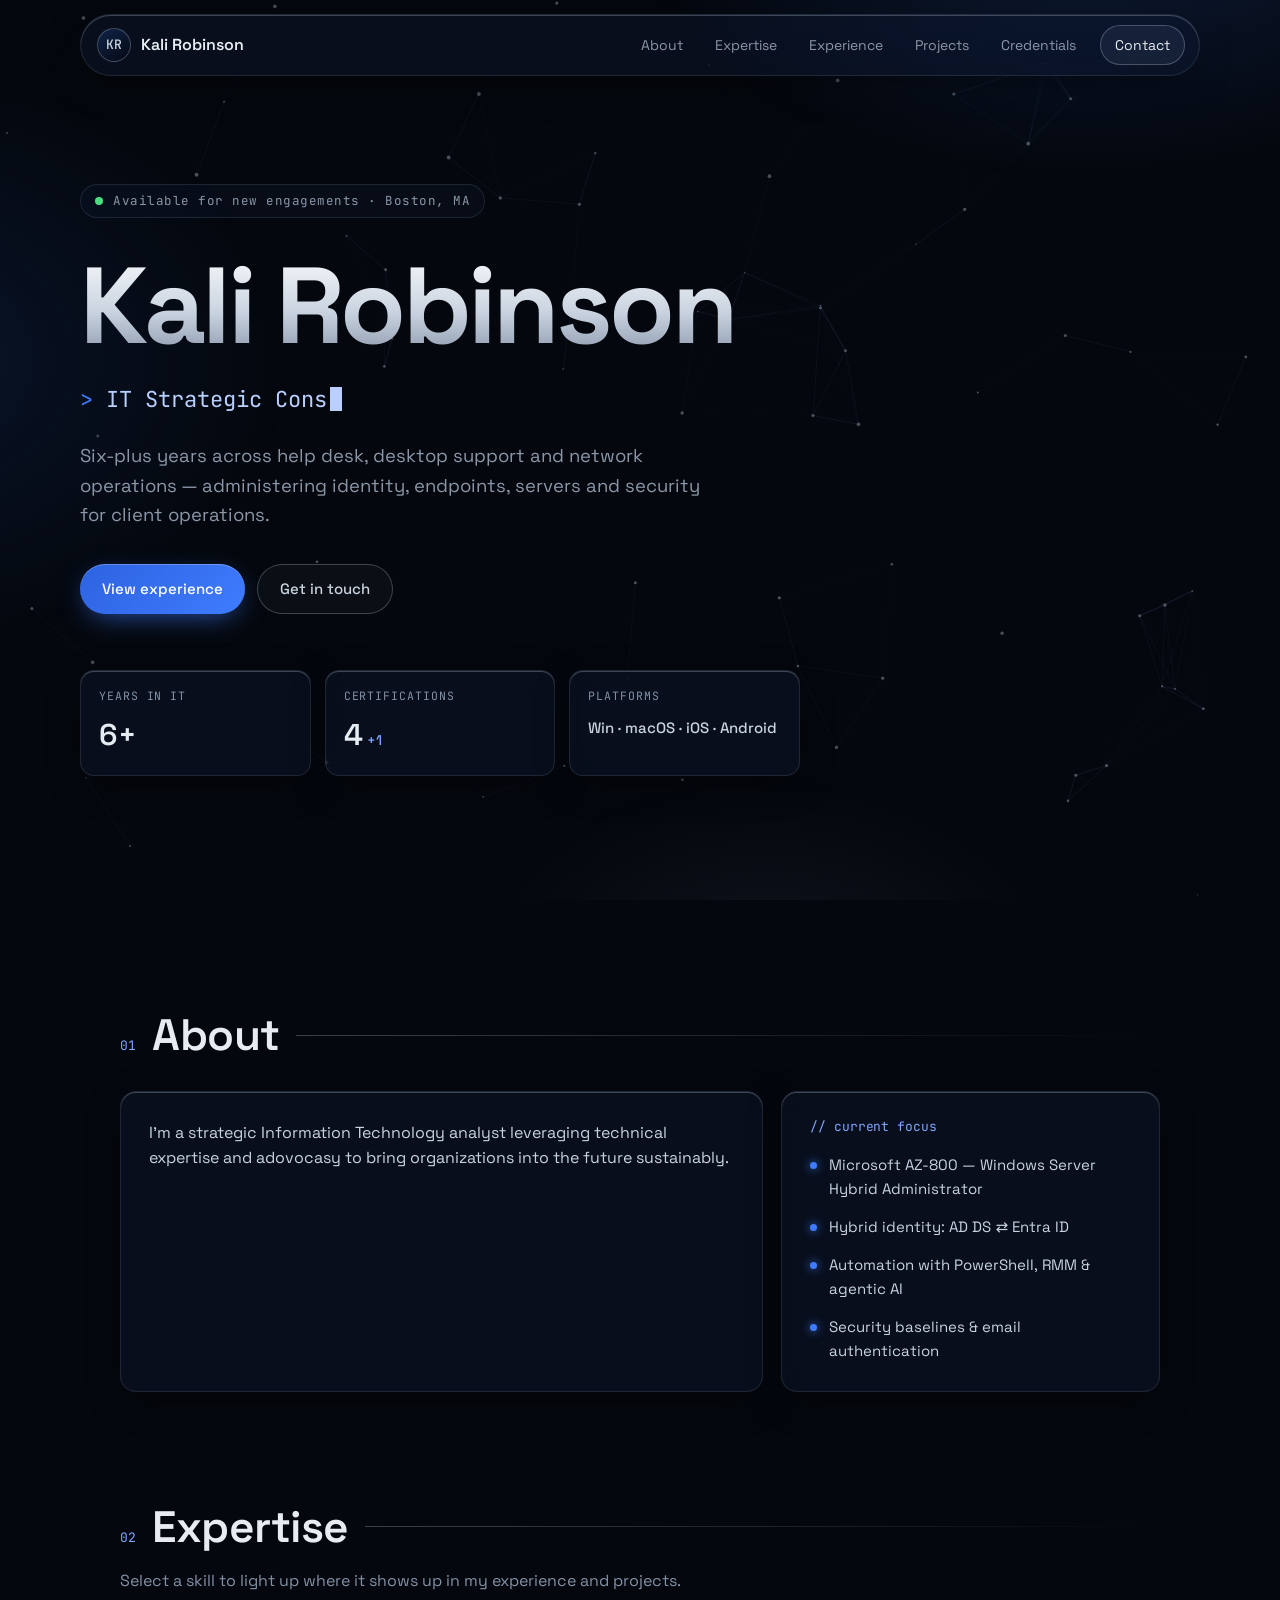
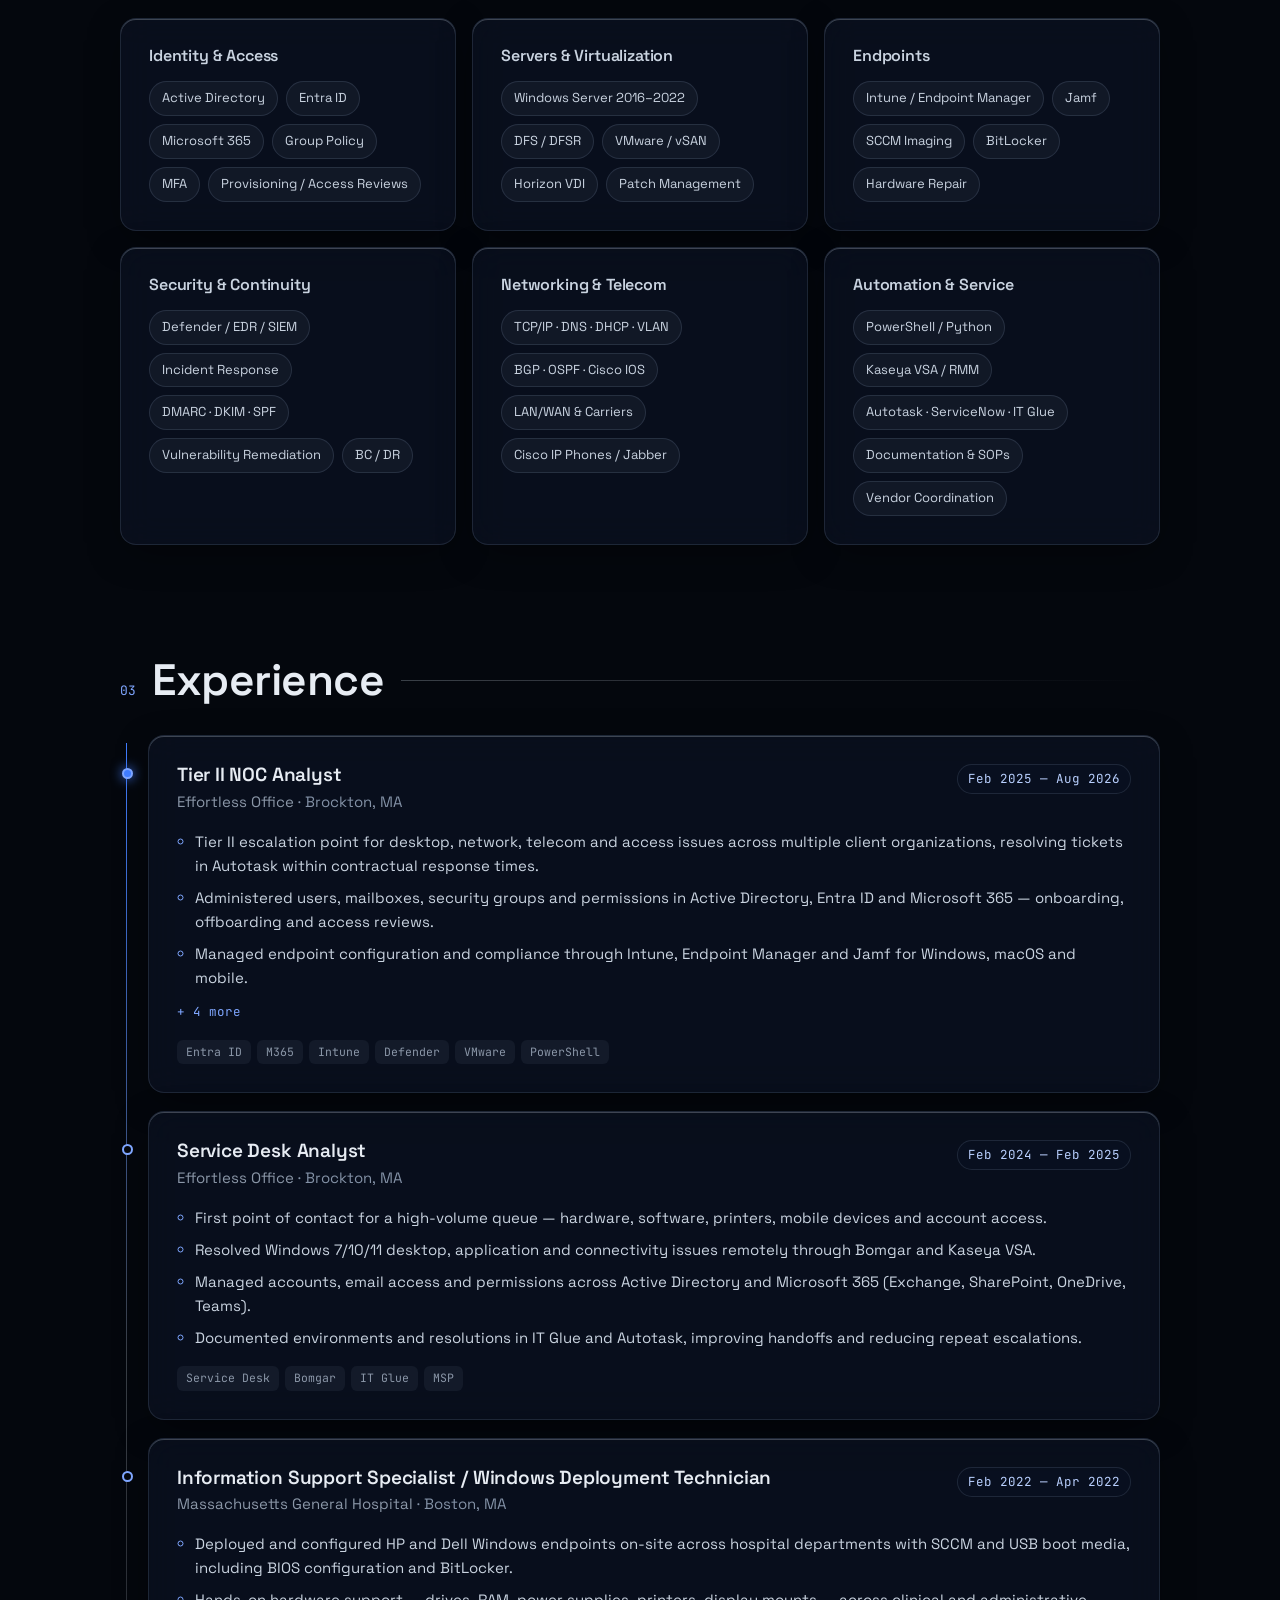
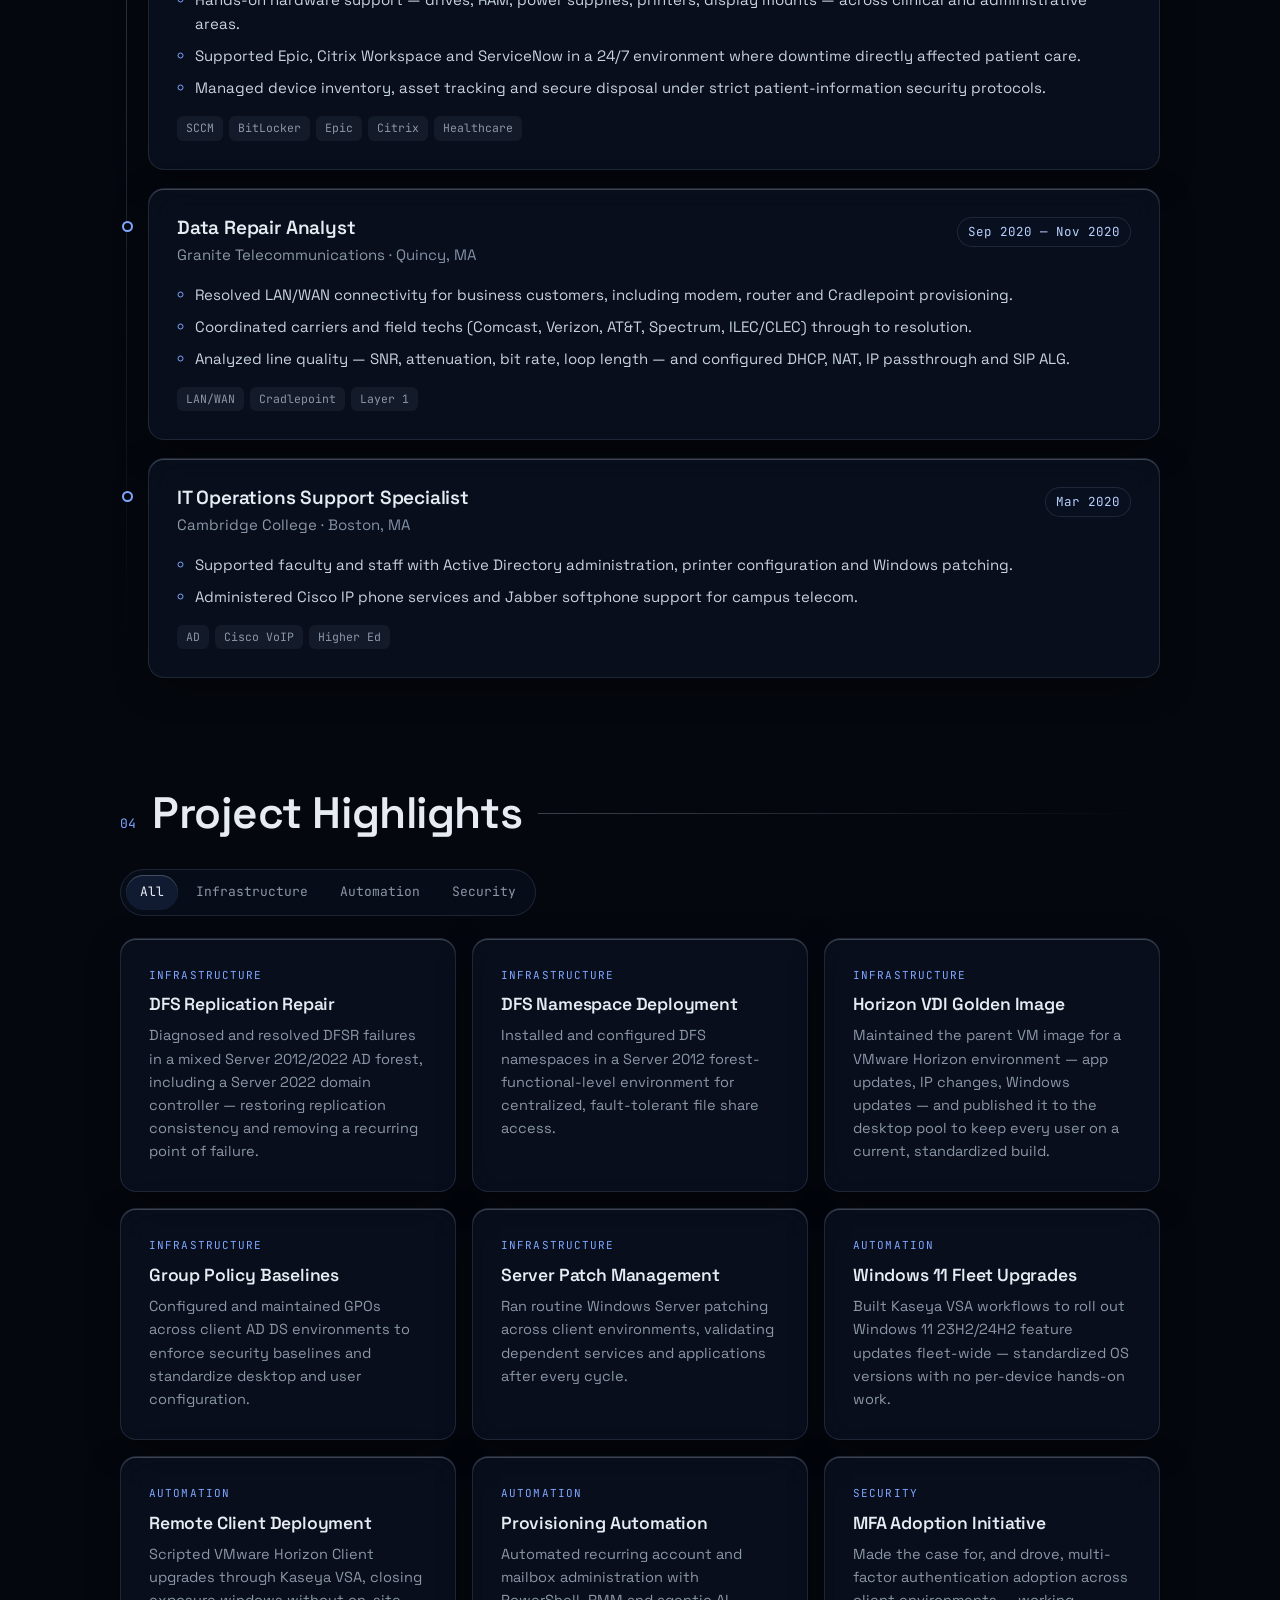
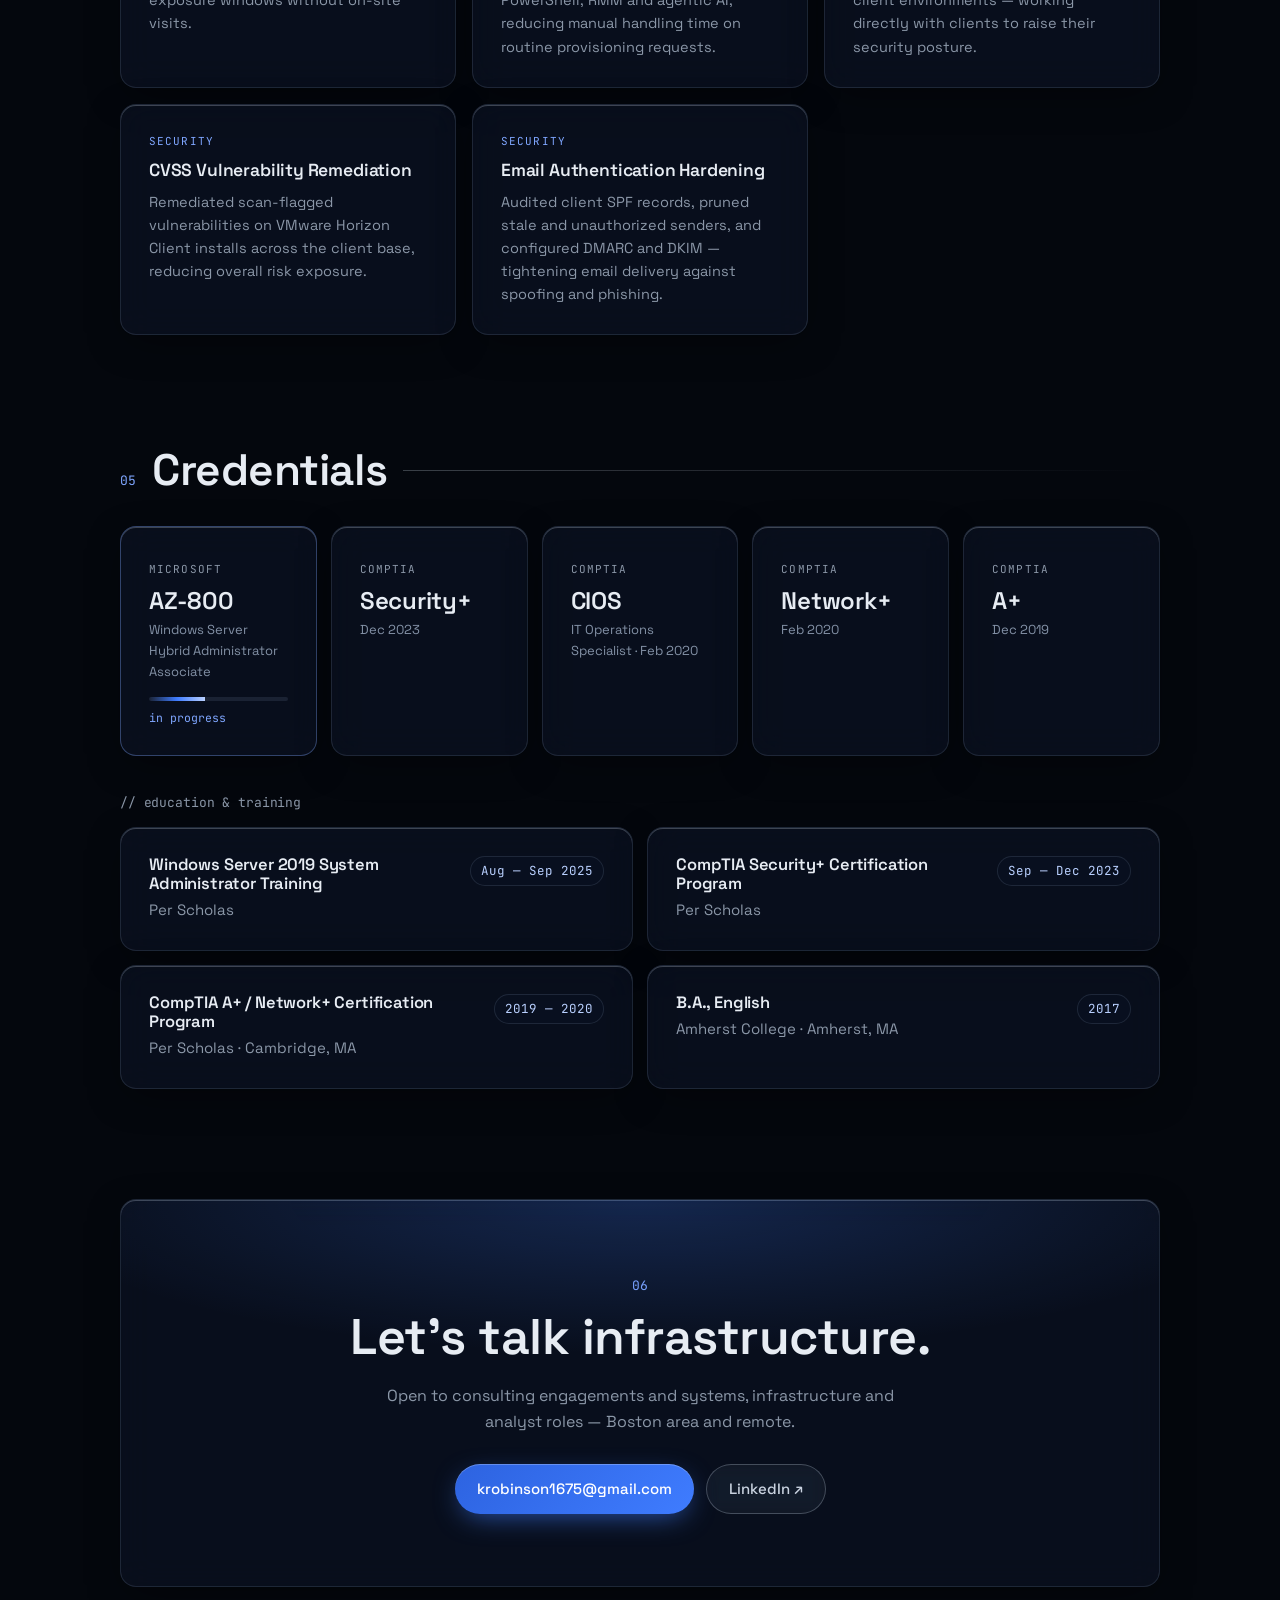
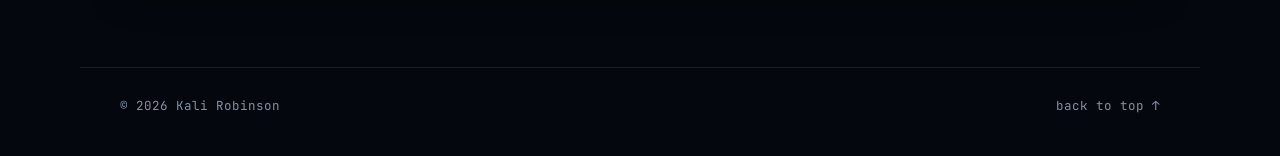
<file: index.html>
<!DOCTYPE html>
<html lang="en">
<head>
  <meta charset="UTF-8">
  <meta name="viewport" content="width=device-width, initial-scale=1.0">
  <title>Kali Robinson — IT Strategic Consultant & Systems Analyst</title>
  <meta name="description" content="Kali Robinson — IT consultant, systems analyst and infrastructure technician. Active Directory, Entra ID, Microsoft 365, Windows Server, endpoint management, networking and security. Boston, MA.">
  <meta property="og:title" content="Kali Robinson — IT Strategic Consultant & Systems Analyst">
  <meta property="og:description" content="Identity, infrastructure, endpoints and security — from the rack to the boardroom.">
  <meta property="og:type" content="website">
  <meta name="theme-color" content="#05080f">
  <link rel="icon" href="data:image/svg+xml,%3Csvg xmlns='http://www.w3.org/2000/svg' viewBox='0 0 64 64'%3E%3Crect width='64' height='64' rx='14' fill='%2305080f'/%3E%3Ctext x='50%25' y='56%25' text-anchor='middle' dominant-baseline='middle' font-family='monospace' font-size='30' font-weight='700' fill='%23c9d6ea'%3EKR%3C/text%3E%3C/svg%3E">
  <link rel="preconnect" href="https://fonts.googleapis.com">
  <link rel="preconnect" href="https://fonts.gstatic.com" crossorigin>
  <link href="https://fonts.googleapis.com/css2?family=JetBrains+Mono:wght@400;500&family=Space+Grotesk:wght@400;500;600;700&display=swap" rel="stylesheet">
  <link rel="stylesheet" href="css/styles.css">
</head>
<body>
  <!-- Animated network background -->
  <canvas id="bg" aria-hidden="true"></canvas>
  <div class="bg-glow" aria-hidden="true"></div>

  <!-- ============ NAV ============ -->
  <header class="nav glass" id="top">
    <a class="brand" href="#top" aria-label="Kali Robinson — home">
      <span class="brand-mark">KR</span>
      <span class="brand-name">Kali Robinson</span>
    </a>
    <button class="nav-toggle" aria-label="Toggle menu" aria-expanded="false">
      <span></span><span></span>
    </button>
    <nav class="nav-links" aria-label="Primary">
      <a href="#about">About</a>
      <a href="#expertise">Expertise</a>
      <a href="#experience">Experience</a>
      <a href="#projects">Projects</a>
      <a href="#credentials">Credentials</a>
      <a href="#contact" class="nav-cta">Contact</a>
    </nav>
  </header>

  <main>
    <!-- ============ HERO ============ -->
    <section class="hero" aria-labelledby="hero-name">
      <div class="hero-inner">
        <p class="eyebrow mono"><span class="pulse"></span> Available for new engagements · Boston, MA</p>
        <h1 id="hero-name">Kali Robinson</h1>
        <p class="hero-role mono">
          <span class="prompt">&gt;</span> <span id="typed">IT Strategic Consultant</span><span class="caret" aria-hidden="true"></span>
        </p>
        <p class="hero-lede">
          Six-plus years across help desk, desktop support and network operations — administering
          identity, endpoints, servers and security for client operations.
        </p>
        <div class="hero-actions">
          <a href="#experience" class="btn btn-primary">View experience</a>
          <a href="#contact" class="btn btn-ghost">Get in touch</a>
        </div>
        <dl class="hero-stats">
          <div class="stat glass"><dt class="mono">Years in IT</dt><dd><span data-count="6">0</span>+</dd></div>
          <div class="stat glass"><dt class="mono">Certifications</dt><dd><span data-count="4">0</span><small> +1</small></dd></div>
          <div class="stat glass"><dt class="mono">Platforms</dt><dd class="stat-text">Win · macOS · iOS · Android</dd></div>
        </dl>
      </div>
    </section>

    <!-- ============ ABOUT ============ -->
    <section id="about" class="section reveal">
      <div class="section-head">
        <span class="section-index mono">01</span>
        <h2>About</h2>
      </div>
      <div class="about-grid">
        <div class="glass card about-copy">
          <p>
            I'm a strategic Information Technology analyst leveraging technical expertise and adovocasy to bring organizations into the future sustainably.
          </p>
        </div>
        <aside class="glass card about-focus">
          <h3 class="mono">// current focus</h3>
          <ul class="focus-list">
            <li><span class="dot"></span>Microsoft AZ-800 — Windows Server Hybrid Administrator</li>
            <li><span class="dot"></span>Hybrid identity: AD DS ⇄ Entra ID</li>
            <li><span class="dot"></span>Automation with PowerShell, RMM &amp; agentic AI</li>
            <li><span class="dot"></span>Security baselines &amp; email authentication</li>
          </ul>
        </aside>
      </div>
    </section>

    <!-- ============ EXPERTISE ============ -->
    <section id="expertise" class="section reveal">
      <div class="section-head">
        <span class="section-index mono">02</span>
        <h2>Expertise</h2>
      </div>
      <p class="section-sub">Select a skill to light up where it shows up in my experience and projects.</p>
      <div class="skill-groups">
        <div class="glass card skill-group">
          <h3>Identity &amp; Access</h3>
          <div class="chips">
            <button class="chip" data-skill="ad">Active Directory</button>
            <button class="chip" data-skill="entra">Entra ID</button>
            <button class="chip" data-skill="m365">Microsoft 365</button>
            <button class="chip" data-skill="gpo">Group Policy</button>
            <button class="chip" data-skill="mfa">MFA</button>
            <button class="chip" data-skill="provisioning">Provisioning / Access Reviews</button>
          </div>
        </div>
        <div class="glass card skill-group">
          <h3>Servers &amp; Virtualization</h3>
          <div class="chips">
            <button class="chip" data-skill="windows-server">Windows Server 2016–2022</button>
            <button class="chip" data-skill="dfs">DFS / DFSR</button>
            <button class="chip" data-skill="vmware">VMware / vSAN</button>
            <button class="chip" data-skill="vdi">Horizon VDI</button>
            <button class="chip" data-skill="patching">Patch Management</button>
          </div>
        </div>
        <div class="glass card skill-group">
          <h3>Endpoints</h3>
          <div class="chips">
            <button class="chip" data-skill="intune">Intune / Endpoint Manager</button>
            <button class="chip" data-skill="jamf">Jamf</button>
            <button class="chip" data-skill="sccm">SCCM Imaging</button>
            <button class="chip" data-skill="bitlocker">BitLocker</button>
            <button class="chip" data-skill="hardware">Hardware Repair</button>
          </div>
        </div>
        <div class="glass card skill-group">
          <h3>Security &amp; Continuity</h3>
          <div class="chips">
            <button class="chip" data-skill="edr">Defender / EDR / SIEM</button>
            <button class="chip" data-skill="ir">Incident Response</button>
            <button class="chip" data-skill="email">DMARC · DKIM · SPF</button>
            <button class="chip" data-skill="vuln">Vulnerability Remediation</button>
            <button class="chip" data-skill="bcdr">BC / DR</button>
          </div>
        </div>
        <div class="glass card skill-group">
          <h3>Networking &amp; Telecom</h3>
          <div class="chips">
            <button class="chip" data-skill="network">TCP/IP · DNS · DHCP · VLAN</button>
            <button class="chip" data-skill="routing">BGP · OSPF · Cisco IOS</button>
            <button class="chip" data-skill="wan">LAN/WAN &amp; Carriers</button>
            <button class="chip" data-skill="voip">Cisco IP Phones / Jabber</button>
          </div>
        </div>
        <div class="glass card skill-group">
          <h3>Automation &amp; Service</h3>
          <div class="chips">
            <button class="chip" data-skill="powershell">PowerShell / Python</button>
            <button class="chip" data-skill="rmm">Kaseya VSA / RMM</button>
            <button class="chip" data-skill="psa">Autotask · ServiceNow · IT Glue</button>
            <button class="chip" data-skill="docs">Documentation &amp; SOPs</button>
            <button class="chip" data-skill="vendor">Vendor Coordination</button>
          </div>
        </div>
      </div>
      <button class="clear-filter mono" hidden>× clear highlight</button>
    </section>

    <!-- ============ EXPERIENCE ============ -->
    <section id="experience" class="section reveal">
      <div class="section-head">
        <span class="section-index mono">03</span>
        <h2>Experience</h2>
      </div>

      <ol class="timeline">
        <li class="role glass card" data-skills="ad entra m365 provisioning intune jamf edr ir email windows-server vmware powershell rmm vendor psa network bcdr mfa">
          <div class="role-head">
            <div>
              <h3>Tier II NOC Analyst</h3>
              <p class="org">Effortless Office <span class="muted">· Brockton, MA</span></p>
            </div>
            <span class="when mono">Feb 2025 — Aug 2026</span>
          </div>
          <ul class="role-points">
            <li>Tier II escalation point for desktop, network, telecom and access issues across multiple client organizations, resolving tickets in Autotask within contractual response times.</li>
            <li>Administered users, mailboxes, security groups and permissions in Active Directory, Entra ID and Microsoft 365 — onboarding, offboarding and access reviews.</li>
            <li>Managed endpoint configuration and compliance through Intune, Endpoint Manager and Jamf for Windows, macOS and mobile.</li>
            <li>Investigated and remediated security incidents with Defender, RocketCyber and EDR tooling; configured DMARC, DKIM and SPF to harden email delivery.</li>
            <li>Supported upgrades, migrations and maintenance across Windows Server 2016/2019/2022 and VMware/vSAN infrastructure.</li>
            <li>Automated recurring account and mailbox administration with PowerShell, RMM and agentic AI, cutting manual handling on routine provisioning.</li>
            <li>Coordinated vendors, carriers and providers on escalated hardware, connectivity and licensing issues; covered after-hours infrastructure events.</li>
          </ul>
          <div class="tags"><span>Entra ID</span><span>M365</span><span>Intune</span><span>Defender</span><span>VMware</span><span>PowerShell</span></div>
        </li>

        <li class="role glass card" data-skills="ad m365 provisioning rmm psa docs hardware">
          <div class="role-head">
            <div>
              <h3>Service Desk Analyst</h3>
              <p class="org">Effortless Office <span class="muted">· Brockton, MA</span></p>
            </div>
            <span class="when mono">Feb 2024 — Feb 2025</span>
          </div>
          <ul class="role-points">
            <li>First point of contact for a high-volume queue — hardware, software, printers, mobile devices and account access.</li>
            <li>Resolved Windows 7/10/11 desktop, application and connectivity issues remotely through Bomgar and Kaseya VSA.</li>
            <li>Managed accounts, email access and permissions across Active Directory and Microsoft 365 (Exchange, SharePoint, OneDrive, Teams).</li>
            <li>Documented environments and resolutions in IT Glue and Autotask, improving handoffs and reducing repeat escalations.</li>
          </ul>
          <div class="tags"><span>Service Desk</span><span>Bomgar</span><span>IT Glue</span><span>MSP</span></div>
        </li>

        <li class="role glass card" data-skills="sccm bitlocker hardware psa">
          <div class="role-head">
            <div>
              <h3>Information Support Specialist / Windows Deployment Technician</h3>
              <p class="org">Massachusetts General Hospital <span class="muted">· Boston, MA</span></p>
            </div>
            <span class="when mono">Feb 2022 — Apr 2022</span>
          </div>
          <ul class="role-points">
            <li>Deployed and configured HP and Dell Windows endpoints on-site across hospital departments with SCCM and USB boot media, including BIOS configuration and BitLocker.</li>
            <li>Hands-on hardware support — drives, RAM, power supplies, printers, display mounts — across clinical and administrative areas.</li>
            <li>Supported Epic, Citrix Workspace and ServiceNow in a 24/7 environment where downtime directly affected patient care.</li>
            <li>Managed device inventory, asset tracking and secure disposal under strict patient-information security protocols.</li>
          </ul>
          <div class="tags"><span>SCCM</span><span>BitLocker</span><span>Epic</span><span>Citrix</span><span>Healthcare</span></div>
        </li>

        <li class="role glass card" data-skills="network wan vendor">
          <div class="role-head">
            <div>
              <h3>Data Repair Analyst</h3>
              <p class="org">Granite Telecommunications <span class="muted">· Quincy, MA</span></p>
            </div>
            <span class="when mono">Sep 2020 — Nov 2020</span>
          </div>
          <ul class="role-points">
            <li>Resolved LAN/WAN connectivity for business customers, including modem, router and Cradlepoint provisioning.</li>
            <li>Coordinated carriers and field techs (Comcast, Verizon, AT&amp;T, Spectrum, ILEC/CLEC) through to resolution.</li>
            <li>Analyzed line quality — SNR, attenuation, bit rate, loop length — and configured DHCP, NAT, IP passthrough and SIP ALG.</li>
          </ul>
          <div class="tags"><span>LAN/WAN</span><span>Cradlepoint</span><span>Layer 1</span></div>
        </li>

        <li class="role glass card" data-skills="ad voip patching">
          <div class="role-head">
            <div>
              <h3>IT Operations Support Specialist</h3>
              <p class="org">Cambridge College <span class="muted">· Boston, MA</span></p>
            </div>
            <span class="when mono">Mar 2020</span>
          </div>
          <ul class="role-points">
            <li>Supported faculty and staff with Active Directory administration, printer configuration and Windows patching.</li>
            <li>Administered Cisco IP phone services and Jabber softphone support for campus telecom.</li>
          </ul>
          <div class="tags"><span>AD</span><span>Cisco VoIP</span><span>Higher Ed</span></div>
        </li>
      </ol>
    </section>

    <!-- ============ PROJECTS ============ -->
    <section id="projects" class="section reveal">
      <div class="section-head">
        <span class="section-index mono">04</span>
        <h2>Project Highlights</h2>
      </div>
      <div class="project-tabs mono" role="tablist" aria-label="Project categories">
        <button role="tab" class="tab is-active" data-filter="all" aria-selected="true">All</button>
        <button role="tab" class="tab" data-filter="infra" aria-selected="false">Infrastructure</button>
        <button role="tab" class="tab" data-filter="auto" aria-selected="false">Automation</button>
        <button role="tab" class="tab" data-filter="sec" aria-selected="false">Security</button>
      </div>

      <div class="project-grid">
        <article class="project glass card" data-cat="infra" data-skills="dfs ad windows-server">
          <span class="project-cat mono">infrastructure</span>
          <h3>DFS Replication Repair</h3>
          <p>Diagnosed and resolved DFSR failures in a mixed Server 2012/2022 AD forest, including a Server 2022 domain controller — restoring replication consistency and removing a recurring point of failure.</p>
        </article>
        <article class="project glass card" data-cat="infra" data-skills="dfs ad windows-server">
          <span class="project-cat mono">infrastructure</span>
          <h3>DFS Namespace Deployment</h3>
          <p>Installed and configured DFS namespaces in a Server 2012 forest-functional-level environment for centralized, fault-tolerant file share access.</p>
        </article>
        <article class="project glass card" data-cat="infra" data-skills="vdi vmware patching">
          <span class="project-cat mono">infrastructure</span>
          <h3>Horizon VDI Golden Image</h3>
          <p>Maintained the parent VM image for a VMware Horizon environment — app updates, IP changes, Windows updates — and published it to the desktop pool to keep every user on a current, standardized build.</p>
        </article>
        <article class="project glass card" data-cat="infra" data-skills="gpo ad">
          <span class="project-cat mono">infrastructure</span>
          <h3>Group Policy Baselines</h3>
          <p>Configured and maintained GPOs across client AD DS environments to enforce security baselines and standardize desktop and user configuration.</p>
        </article>
        <article class="project glass card" data-cat="infra" data-skills="patching windows-server">
          <span class="project-cat mono">infrastructure</span>
          <h3>Server Patch Management</h3>
          <p>Ran routine Windows Server patching across client environments, validating dependent services and applications after every cycle.</p>
        </article>
        <article class="project glass card" data-cat="auto" data-skills="rmm patching powershell">
          <span class="project-cat mono">automation</span>
          <h3>Windows 11 Fleet Upgrades</h3>
          <p>Built Kaseya VSA workflows to roll out Windows 11 23H2/24H2 feature updates fleet-wide — standardized OS versions with no per-device hands-on work.</p>
        </article>
        <article class="project glass card" data-cat="auto" data-skills="rmm vdi vuln powershell">
          <span class="project-cat mono">automation</span>
          <h3>Remote Client Deployment</h3>
          <p>Scripted VMware Horizon Client upgrades through Kaseya VSA, closing exposure windows without on-site visits.</p>
        </article>
        <article class="project glass card" data-cat="auto" data-skills="powershell provisioning m365 entra">
          <span class="project-cat mono">automation</span>
          <h3>Provisioning Automation</h3>
          <p>Automated recurring account and mailbox administration with PowerShell, RMM and agentic AI, reducing manual handling time on routine provisioning requests.</p>
        </article>
        <article class="project glass card" data-cat="sec" data-skills="mfa entra">
          <span class="project-cat mono">security</span>
          <h3>MFA Adoption Initiative</h3>
          <p>Made the case for, and drove, multi-factor authentication adoption across client environments — working directly with clients to raise their security posture.</p>
        </article>
        <article class="project glass card" data-cat="sec" data-skills="vuln vdi">
          <span class="project-cat mono">security</span>
          <h3>CVSS Vulnerability Remediation</h3>
          <p>Remediated scan-flagged vulnerabilities on VMware Horizon Client installs across the client base, reducing overall risk exposure.</p>
        </article>
        <article class="project glass card" data-cat="sec" data-skills="email">
          <span class="project-cat mono">security</span>
          <h3>Email Authentication Hardening</h3>
          <p>Audited client SPF records, pruned stale and unauthorized senders, and configured DMARC and DKIM — tightening email delivery against spoofing and phishing.</p>
        </article>
      </div>
    </section>

    <!-- ============ CREDENTIALS ============ -->
    <section id="credentials" class="section reveal">
      <div class="section-head">
        <span class="section-index mono">05</span>
        <h2>Credentials</h2>
      </div>
      <div class="cred-grid">
        <div class="cred glass card cred-progress">
          <span class="cred-issuer mono">Microsoft</span>
          <h3>AZ-800</h3>
          <p class="muted">Windows Server Hybrid Administrator Associate</p>
          <div class="progress" aria-label="In progress"><span></span></div>
          <span class="mono in-progress">in progress</span>
        </div>
        <div class="cred glass card"><span class="cred-issuer mono">CompTIA</span><h3>Security+</h3><p class="muted">Dec 2023</p></div>
        <div class="cred glass card"><span class="cred-issuer mono">CompTIA</span><h3>CIOS</h3><p class="muted">IT Operations Specialist · Feb 2020</p></div>
        <div class="cred glass card"><span class="cred-issuer mono">CompTIA</span><h3>Network+</h3><p class="muted">Feb 2020</p></div>
        <div class="cred glass card"><span class="cred-issuer mono">CompTIA</span><h3>A+</h3><p class="muted">Dec 2019</p></div>
      </div>

      <h3 class="subhead mono">// education &amp; training</h3>
      <div class="edu-list">
        <div class="edu glass card">
          <div><h3>Windows Server 2019 System Administrator Training</h3><p class="org">Per Scholas</p></div>
          <span class="when mono">Aug — Sep 2025</span>
        </div>
        <div class="edu glass card">
          <div><h3>CompTIA Security+ Certification Program</h3><p class="org">Per Scholas</p></div>
          <span class="when mono">Sep — Dec 2023</span>
        </div>
        <div class="edu glass card">
          <div><h3>CompTIA A+ / Network+ Certification Program</h3><p class="org">Per Scholas · Cambridge, MA</p></div>
          <span class="when mono">2019 — 2020</span>
        </div>
        <div class="edu glass card">
          <div><h3>B.A., English</h3><p class="org">Amherst College · Amherst, MA</p></div>
          <span class="when mono">2017</span>
        </div>
      </div>
    </section>

    <!-- ============ CONTACT ============ -->
    <section id="contact" class="section reveal">
      <div class="contact glass card">
        <span class="section-index mono">06</span>
        <h2>Let's talk infrastructure.</h2>
        <p>Open to consulting engagements and systems, infrastructure and analyst roles — Boston area and remote.</p>
        <div class="contact-actions">
          <a class="btn btn-primary" href="mailto:krobinson1675@gmail.com">krobinson1675@gmail.com</a>
          <a class="btn btn-ghost" href="https://www.linkedin.com/in/kali-robinson-794513138/" target="_blank" rel="noopener">LinkedIn ↗</a>
        </div>
      </div>
    </section>
  </main>

  <footer class="footer mono">
    <span>© <span id="year">2026</span> Kali Robinson</span>
    <a href="#top">back to top ↑</a>
  </footer>

  <script src="js/main.js"></script>
</body>
</html>
</file>
<file: css/styles.css>
/* ==========================================================
   Kali Robinson — Professional Site
   Theme: dark digital · translucent glass · navy / black / silver
   ----------------------------------------------------------
   To re-theme, edit the tokens in :root. Everything else
   reads from them.
   ========================================================== */

:root {
  /* Palette */
  --bg:            #04070d;
  --bg-2:          #0a1222;
  --navy:          #0f2347;
  --blue:          #3f7cff;
  --blue-soft:     #7fa6ff;
  --ice:           #b9d0ff;
  --silver:        #c9d3e0;
  --silver-dim:    #8b97a8;
  --text:          #e7ecf3;
  --muted:         #8391a6;

  /* Glass */
  --glass-bg:      rgba(16, 26, 46, 0.45);
  --glass-bg-hi:   rgba(24, 38, 66, 0.6);
  --glass-border:  rgba(185, 208, 255, 0.12);
  --glass-edge:    rgba(201, 211, 224, 0.28);
  --blur:          16px;

  /* Type */
  --font-sans: "Space Grotesk", system-ui, -apple-system, "Segoe UI", sans-serif;
  --font-mono: "JetBrains Mono", ui-monospace, "Cascadia Code", Consolas, monospace;

  /* Layout */
  --max:     1120px;
  --radius:  16px;
  --gutter:  clamp(16px, 4vw, 40px);
  --ease:    cubic-bezier(.2, .7, .2, 1);
}

/* ---------- Reset ---------- */
*, *::before, *::after { box-sizing: border-box; }
html { scroll-behavior: smooth; scroll-padding-top: 88px; }
body {
  margin: 0;
  font-family: var(--font-sans);
  color: var(--text);
  background: var(--bg);
  line-height: 1.6;
  -webkit-font-smoothing: antialiased;
  overflow-x: hidden;
}
img, svg, canvas { display: block; max-width: 100%; }
a { color: inherit; text-decoration: none; }
button { font: inherit; color: inherit; cursor: pointer; }
h1, h2, h3 { line-height: 1.15; margin: 0; letter-spacing: -0.01em; }
p { margin: 0; }
.mono { font-family: var(--font-mono); }
.muted { color: var(--muted); }

::selection { background: var(--blue); color: #fff; }
:focus-visible { outline: 2px solid var(--blue-soft); outline-offset: 3px; border-radius: 6px; }

/* ---------- Background ---------- */
#bg {
  position: fixed; inset: 0;
  width: 100%; height: 100%;
  z-index: -2;
}
.bg-glow {
  position: fixed; inset: 0; z-index: -1; pointer-events: none;
  background:
    radial-gradient(60vw 50vh at 85% -10%, rgba(63, 124, 255, 0.18), transparent 60%),
    radial-gradient(50vw 50vh at -10% 40%, rgba(15, 35, 71, 0.55), transparent 65%),
    radial-gradient(40vw 40vh at 60% 110%, rgba(185, 208, 255, 0.07), transparent 60%);
}

/* ---------- Glass primitive ---------- */
.glass {
  background: var(--glass-bg);
  border: 1px solid var(--glass-border);
  backdrop-filter: blur(var(--blur)) saturate(140%);
  -webkit-backdrop-filter: blur(var(--blur)) saturate(140%);
  box-shadow:
    inset 0 1px 0 var(--glass-edge),
    0 10px 40px -12px rgba(0, 0, 0, 0.6);
}
.card {
  border-radius: var(--radius);
  padding: clamp(20px, 3vw, 28px);
  position: relative;
  transition: border-color .3s var(--ease), background .3s var(--ease),
              transform .3s var(--ease), opacity .3s var(--ease), box-shadow .3s var(--ease);
}

/* ---------- Nav ---------- */
.nav {
  position: fixed; top: 14px; left: 50%; transform: translateX(-50%);
  width: min(var(--max), calc(100% - 2 * var(--gutter)));
  z-index: 50;
  display: flex; align-items: center; justify-content: space-between;
  padding: 10px 14px 10px 16px;
  border-radius: 999px;
}
.brand { display: flex; align-items: center; gap: 10px; font-weight: 600; }
.brand-mark {
  font-family: var(--font-mono); font-size: 13px; font-weight: 500;
  width: 34px; height: 34px; display: grid; place-items: center; border-radius: 50%;
  background: linear-gradient(145deg, var(--navy), #050a14);
  border: 1px solid var(--glass-edge);
  color: var(--silver);
}
.nav-links { display: flex; gap: 4px; align-items: center; }
.nav-links a {
  font-size: 14px; color: var(--silver-dim);
  padding: 8px 14px; border-radius: 999px;
  transition: color .2s, background .2s;
}
.nav-links a:hover, .nav-links a.is-current { color: var(--text); background: rgba(185, 208, 255, 0.07); }
.nav-links .nav-cta {
  color: var(--text);
  border: 1px solid var(--glass-edge);
  margin-left: 6px;
}
.nav-toggle {
  display: none; background: none; border: 0;
  width: 40px; height: 40px; position: relative;
}
.nav-toggle span {
  position: absolute; left: 10px; right: 10px; height: 1.5px; background: var(--silver);
  transition: transform .3s var(--ease), top .3s var(--ease);
}
.nav-toggle span:first-child { top: 16px; }
.nav-toggle span:last-child  { top: 23px; }
.nav-toggle[aria-expanded="true"] span:first-child { top: 19.5px; transform: rotate(45deg); }
.nav-toggle[aria-expanded="true"] span:last-child  { top: 19.5px; transform: rotate(-45deg); }

/* ---------- Buttons ---------- */
.btn {
  display: inline-flex; align-items: center; gap: 8px;
  padding: 12px 22px; border-radius: 999px;
  font-weight: 500; font-size: 15px;
  transition: transform .2s var(--ease), box-shadow .2s var(--ease), background .2s;
}
.btn:hover { transform: translateY(-2px); }
.btn-primary {
  background: linear-gradient(135deg, #2d63e0, var(--blue));
  color: #fff;
  box-shadow: 0 8px 28px -8px rgba(63, 124, 255, 0.7), inset 0 1px 0 rgba(255,255,255,.25);
}
.btn-primary:hover { box-shadow: 0 12px 36px -8px rgba(63, 124, 255, 0.9), inset 0 1px 0 rgba(255,255,255,.25); }
.btn-ghost {
  color: var(--silver);
  border: 1px solid var(--glass-edge);
  background: rgba(201, 211, 224, 0.04);
  backdrop-filter: blur(8px);
}
.btn-ghost:hover { background: rgba(201, 211, 224, 0.1); }

/* ---------- Hero ---------- */
.hero {
  min-height: 100vh; min-height: 100svh;
  display: flex; align-items: center;
  padding: 120px var(--gutter) 60px;
}
.hero-inner { width: 100%; max-width: var(--max); margin: 0 auto; }
.eyebrow {
  display: inline-flex; align-items: center; gap: 10px;
  font-size: 12.5px; letter-spacing: .04em; color: var(--silver-dim);
  padding: 6px 14px; border-radius: 999px;
  border: 1px solid var(--glass-border); background: rgba(10, 18, 34, .5);
}
.pulse {
  width: 8px; height: 8px; border-radius: 50%; background: #4ade80;
  box-shadow: 0 0 0 0 rgba(74, 222, 128, .6);
  animation: pulse 2.2s infinite;
}
@keyframes pulse {
  70%  { box-shadow: 0 0 0 10px rgba(74, 222, 128, 0); }
  100% { box-shadow: 0 0 0 0 rgba(74, 222, 128, 0); }
}
.hero h1 {
  margin-top: 26px;
  font-size: clamp(48px, 9vw, 108px);
  font-weight: 700; letter-spacing: -0.035em;
  background: linear-gradient(180deg, #ffffff 0%, var(--silver) 55%, #7d8ba0 100%);
  -webkit-background-clip: text; background-clip: text; color: transparent;
}
.hero-role {
  margin-top: 14px;
  font-size: clamp(16px, 2.3vw, 22px);
  color: var(--ice);
  min-height: 1.6em;
}
.prompt { color: var(--blue); }
.caret {
  display: inline-block; width: 0.55em; height: 1.1em; margin-left: 3px;
  background: var(--ice); vertical-align: -0.18em;
  animation: blink 1s steps(1) infinite;
}
@keyframes blink { 50% { opacity: 0; } }
.hero-lede {
  margin-top: 24px; max-width: 640px;
  font-size: clamp(16px, 1.6vw, 18.5px); color: var(--silver-dim);
}
.hero-actions { margin-top: 34px; display: flex; flex-wrap: wrap; gap: 12px; }
.hero-stats {
  margin: 56px 0 0; display: grid; gap: 14px;
  grid-template-columns: repeat(3, minmax(0, 1fr));
  max-width: 720px;
}
.stat { border-radius: 14px; padding: 16px 18px; }
.stat dt { font-size: 11.5px; color: var(--muted); text-transform: uppercase; letter-spacing: .08em; }
.stat dd { margin: 6px 0 0; font-size: 30px; font-weight: 600; color: var(--text); }
.stat dd small { font-size: 14px; color: var(--blue-soft); font-weight: 500; }
.stat .stat-text { font-size: 15px; font-weight: 500; line-height: 1.4; padding-top: 6px; color: var(--silver); }

/* ---------- Sections ---------- */
.section {
  max-width: var(--max); margin: 0 auto;
  padding: clamp(64px, 10vw, 110px) var(--gutter) 0;
}
.section-head { display: flex; align-items: baseline; gap: 16px; margin-bottom: 30px; }
.section-index { font-size: 13px; color: var(--blue-soft); }
.section-head h2 { font-size: clamp(30px, 4.5vw, 44px); font-weight: 600; }
.section-head::after {
  content: ""; flex: 1; height: 1px; align-self: center;
  background: linear-gradient(90deg, var(--glass-edge), transparent);
}
.section-sub { color: var(--muted); margin: -14px 0 24px; }
.subhead { font-size: 13px; color: var(--silver-dim); margin: 40px 0 16px; font-weight: 400; }

/* Reveal on scroll */
.reveal { opacity: 0; transform: translateY(24px); transition: opacity .8s var(--ease), transform .8s var(--ease); }
.reveal.is-visible { opacity: 1; transform: none; }

/* ---------- About ---------- */
.about-grid { display: grid; grid-template-columns: 1.7fr 1fr; gap: 18px; }
.about-copy p + p { margin-top: 16px; }
.about-copy p { color: var(--silver); }
.about-focus h3 { font-size: 13px; color: var(--blue-soft); font-weight: 400; margin-bottom: 18px; }
.focus-list { list-style: none; margin: 0; padding: 0; display: grid; gap: 14px; }
.focus-list li { display: flex; gap: 12px; color: var(--silver); font-size: 15px; }
.dot {
  flex: none; width: 7px; height: 7px; margin-top: 9px; border-radius: 50%;
  background: var(--blue); box-shadow: 0 0 10px var(--blue);
}

/* ---------- Skills ---------- */
.skill-groups { display: grid; grid-template-columns: repeat(3, minmax(0, 1fr)); gap: 16px; }
.skill-group h3 { font-size: 16px; font-weight: 600; margin-bottom: 16px; color: var(--silver); }
.chips { display: flex; flex-wrap: wrap; gap: 8px; }
.chip {
  font-size: 13px; padding: 6px 12px; border-radius: 999px;
  background: rgba(185, 208, 255, 0.05);
  border: 1px solid var(--glass-border);
  color: var(--silver);
  transition: all .2s var(--ease);
}
.chip:hover { border-color: var(--glass-edge); background: rgba(185, 208, 255, 0.1); }
.chip.is-active {
  background: rgba(63, 124, 255, 0.22);
  border-color: var(--blue-soft); color: #fff;
  box-shadow: 0 0 18px -4px rgba(63, 124, 255, .8);
}
.clear-filter {
  margin-top: 16px; font-size: 12.5px; color: var(--blue-soft);
  background: none; border: 0; padding: 4px 0;
}

/* Skill highlight state applied to experience + projects */
body.is-filtering .role:not(.is-match),
body.is-filtering .project:not(.is-match) { opacity: .32; }
.role.is-match, .project.is-match {
  border-color: rgba(127, 166, 255, 0.55);
  box-shadow: inset 0 1px 0 var(--glass-edge), 0 0 0 1px rgba(63,124,255,.25), 0 14px 44px -14px rgba(63, 124, 255, .55);
}

/* ---------- Timeline ---------- */
.timeline { list-style: none; margin: 0; padding: 0 0 0 28px; position: relative; display: grid; gap: 18px; }
.timeline::before {
  content: ""; position: absolute; left: 6px; top: 8px; bottom: 8px; width: 1px;
  background: linear-gradient(180deg, var(--blue), var(--glass-edge) 40%, transparent);
}
.role::before {
  content: ""; position: absolute; left: -27px; top: 32px;
  width: 11px; height: 11px; border-radius: 50%;
  background: var(--bg); border: 2px solid var(--blue-soft);
}
.role:first-child::before { background: var(--blue); box-shadow: 0 0 12px var(--blue); }
.role-head { display: flex; justify-content: space-between; gap: 16px; align-items: flex-start; }
.role-head h3 { font-size: 19px; font-weight: 600; }
.org { color: var(--silver-dim); margin-top: 4px; font-size: 15px; }
.when {
  flex: none; font-size: 12.5px; color: var(--ice);
  padding: 4px 10px; border-radius: 999px;
  border: 1px solid var(--glass-border); background: rgba(10, 18, 34, .5);
  white-space: nowrap;
}
.role-points { margin: 16px 0 0; padding-left: 18px; color: var(--silver); display: grid; gap: 8px; font-size: 15px; }
.role-points li::marker { color: var(--blue-soft); }
.role.is-collapsible .role-points li:nth-child(n+4) { display: none; }
.role.is-collapsible.is-open .role-points li { display: list-item; }
.expand {
  margin-top: 12px; background: none; border: 0; padding: 0;
  font-family: var(--font-mono); font-size: 12.5px; color: var(--blue-soft);
}
.tags { display: flex; flex-wrap: wrap; gap: 6px; margin-top: 16px; }
.tags span {
  font-family: var(--font-mono); font-size: 11.5px; color: var(--silver-dim);
  padding: 3px 9px; border-radius: 6px; background: rgba(185, 208, 255, .06);
}

/* ---------- Projects ---------- */
.project-tabs { display: inline-flex; gap: 4px; padding: 5px; border-radius: 999px; margin-bottom: 22px;
  background: rgba(10, 18, 34, .6); border: 1px solid var(--glass-border); flex-wrap: wrap; }
.tab { background: none; border: 0; font-size: 13px; padding: 7px 14px; border-radius: 999px; color: var(--silver-dim); transition: all .2s; }
.tab:hover { color: var(--text); }
.tab.is-active { background: var(--glass-bg-hi); color: var(--text); box-shadow: inset 0 1px 0 var(--glass-edge); }
.project-grid { display: grid; grid-template-columns: repeat(3, minmax(0, 1fr)); gap: 16px; }
.project { display: flex; flex-direction: column; gap: 10px; }
.project:hover { transform: translateY(-4px); background: var(--glass-bg-hi); border-color: var(--glass-edge); }
.project h3 { font-size: 17.5px; font-weight: 600; }
.project p { color: var(--silver-dim); font-size: 14.5px; }
.project-cat { font-size: 11px; letter-spacing: .1em; text-transform: uppercase; color: var(--blue-soft); }
.project.is-hidden { display: none; }

/* ---------- Credentials ---------- */
.cred-grid { display: grid; grid-template-columns: repeat(5, minmax(0, 1fr)); gap: 14px; }
.cred h3 { font-size: 24px; font-weight: 600; margin-top: 6px; }
.cred p { font-size: 13px; margin-top: 6px; }
.cred-issuer { font-size: 11px; letter-spacing: .1em; text-transform: uppercase; color: var(--silver-dim); }
.cred-progress { border-color: rgba(127, 166, 255, .35); grid-column: span 1; }
.progress { margin-top: 14px; height: 4px; border-radius: 4px; background: rgba(185, 208, 255, .1); overflow: hidden; }
.progress span {
  display: block; height: 100%; width: 40%;
  background: linear-gradient(90deg, transparent, var(--blue), var(--ice));
  animation: scan 2.4s var(--ease) infinite;
}
@keyframes scan { from { transform: translateX(-100%); } to { transform: translateX(260%); } }
.in-progress { display: block; margin-top: 8px; font-size: 11.5px; color: var(--blue-soft); }
.edu-list { display: grid; grid-template-columns: repeat(2, minmax(0, 1fr)); gap: 14px; }
.edu { display: flex; justify-content: space-between; align-items: flex-start; gap: 16px; }
.edu h3 { font-size: 16.5px; font-weight: 600; }

/* ---------- Contact ---------- */
.contact { text-align: center; padding: clamp(40px, 7vw, 72px) var(--gutter); overflow: hidden; }
.contact::before {
  content: ""; position: absolute; inset: -40% -10% auto; height: 80%;
  background: radial-gradient(closest-side, rgba(63, 124, 255, .22), transparent);
  pointer-events: none;
}
.contact h2 { margin-top: 12px; font-size: clamp(30px, 5vw, 50px); font-weight: 600; position: relative; }
.contact p { margin: 16px auto 0; max-width: 520px; color: var(--silver-dim); position: relative; }
.contact-actions { margin-top: 30px; display: flex; flex-wrap: wrap; gap: 12px; justify-content: center; position: relative; }

/* ---------- Footer ---------- */
.footer {
  max-width: var(--max); margin: 80px auto 0; padding: 28px var(--gutter) 40px;
  display: flex; justify-content: space-between; gap: 16px; flex-wrap: wrap;
  font-size: 12.5px; color: var(--muted);
  border-top: 1px solid var(--glass-border);
}
.footer a:hover { color: var(--text); }

/* ---------- Responsive ---------- */
@media (max-width: 980px) {
  .skill-groups, .project-grid { grid-template-columns: repeat(2, minmax(0, 1fr)); }
  .cred-grid { grid-template-columns: repeat(3, minmax(0, 1fr)); }
}
@media (max-width: 760px) {
  .nav { border-radius: 20px; flex-wrap: wrap; }
  .nav-toggle { display: block; }
  .nav-links {
    display: none; width: 100%; flex-direction: column; align-items: stretch;
    padding: 10px 0 4px; gap: 2px;
  }
  .nav.is-open .nav-links { display: flex; }
  .nav-links .nav-cta { margin-left: 0; text-align: center; margin-top: 6px; }
  .about-grid, .skill-groups, .project-grid, .edu-list { grid-template-columns: 1fr; }
  .cred-grid { grid-template-columns: repeat(2, minmax(0, 1fr)); }
  .cred-progress { grid-column: 1 / -1; }
  .hero-stats { grid-template-columns: 1fr 1fr; }
  .hero-stats .stat:last-child { grid-column: 1 / -1; }
  .role-head, .edu { flex-direction: column; gap: 10px; }
  .timeline { padding-left: 22px; }
  .role::before { left: -21px; }
}

/* ---------- Reduced motion ---------- */
@media (prefers-reduced-motion: reduce) {
  *, *::before, *::after { animation: none !important; transition: none !important; }
  html { scroll-behavior: auto; }
  .reveal { opacity: 1; transform: none; }
}

/* ---------- Print: clean paper resume ---------- */
@media print {
  #bg, .bg-glow, .nav, .hero-actions, .project-tabs, .clear-filter, .section-sub, .expand, .footer a { display: none !important; }
  body { background: #fff; color: #111; }
  .glass { background: none; border: 1px solid #ddd; box-shadow: none; backdrop-filter: none; }
  .hero { min-height: 0; padding: 0 0 20px; }
  .hero h1 { color: #111; background: none; -webkit-text-fill-color: #111; font-size: 36px; }
  .reveal { opacity: 1; transform: none; }
  .role .role-points li { display: list-item !important; }
  .project.is-hidden { display: flex !important; }
  * { color: #111 !important; }
}
</file>
